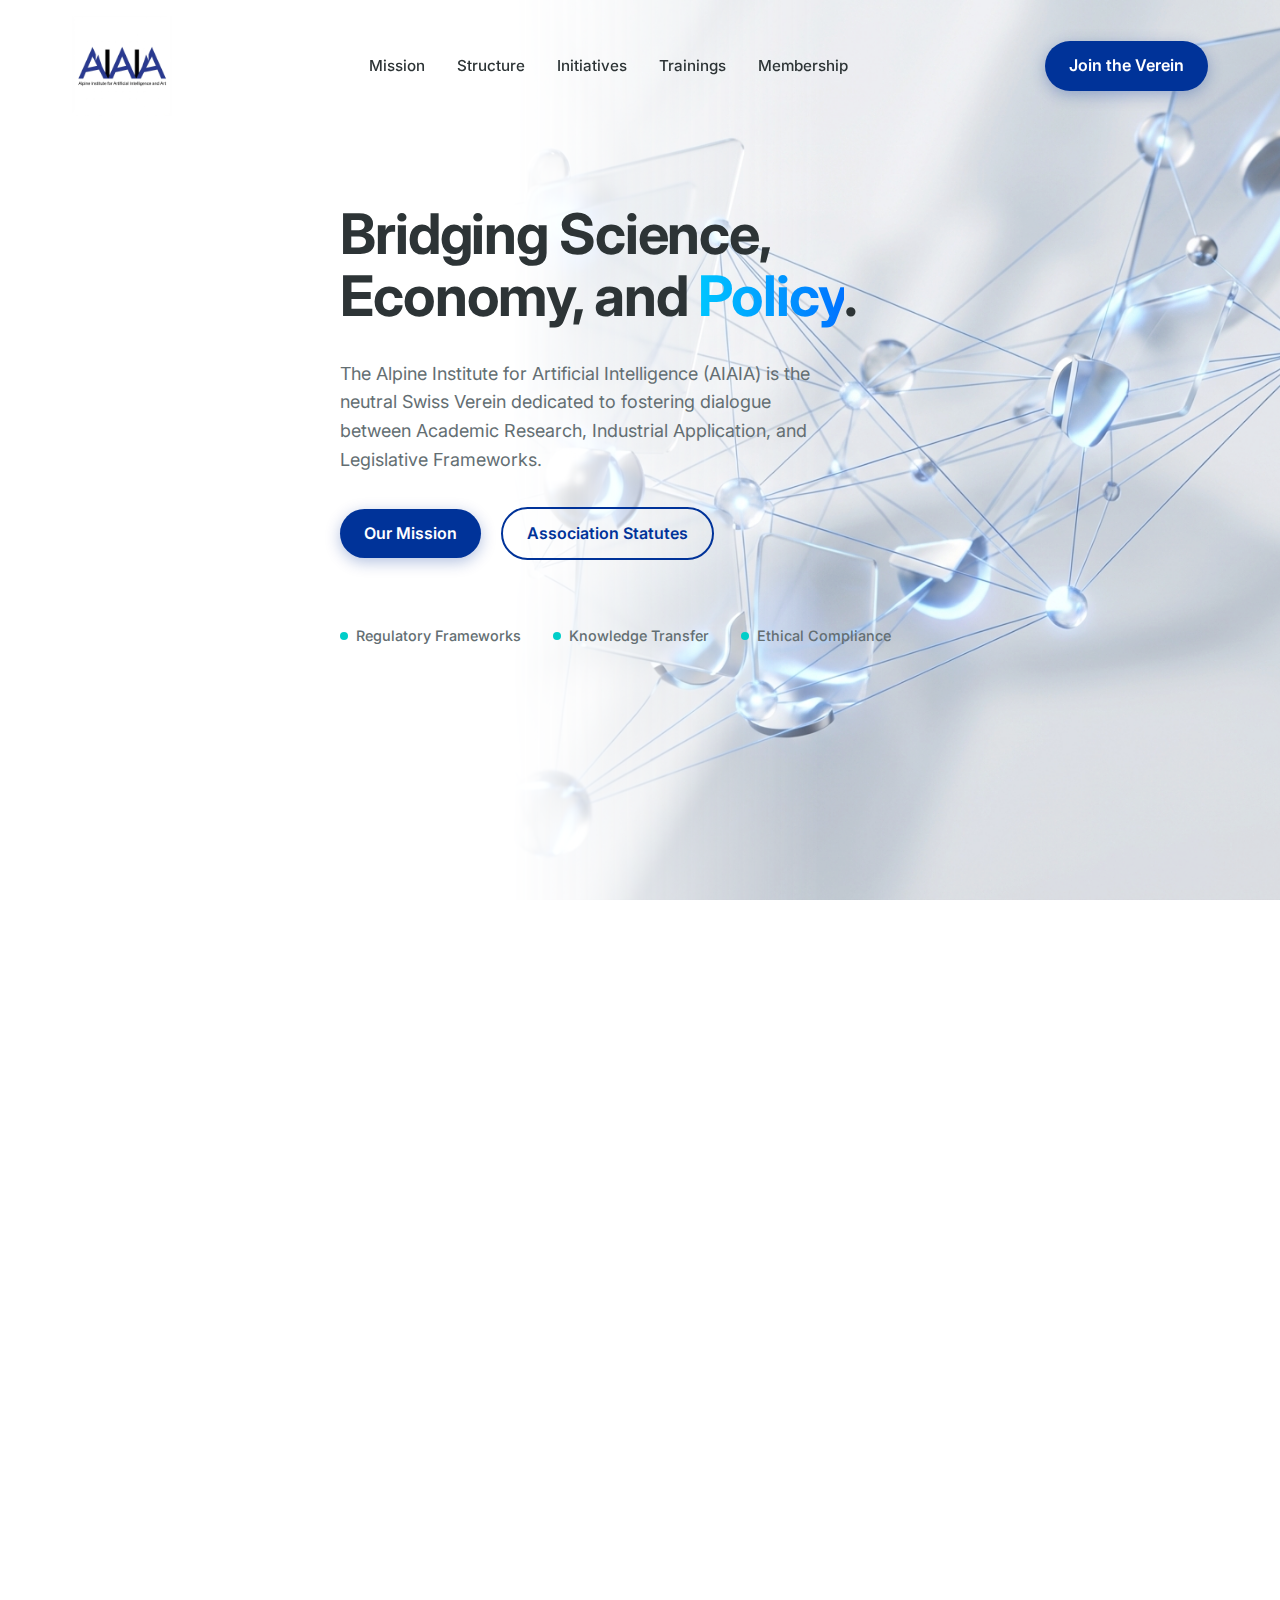
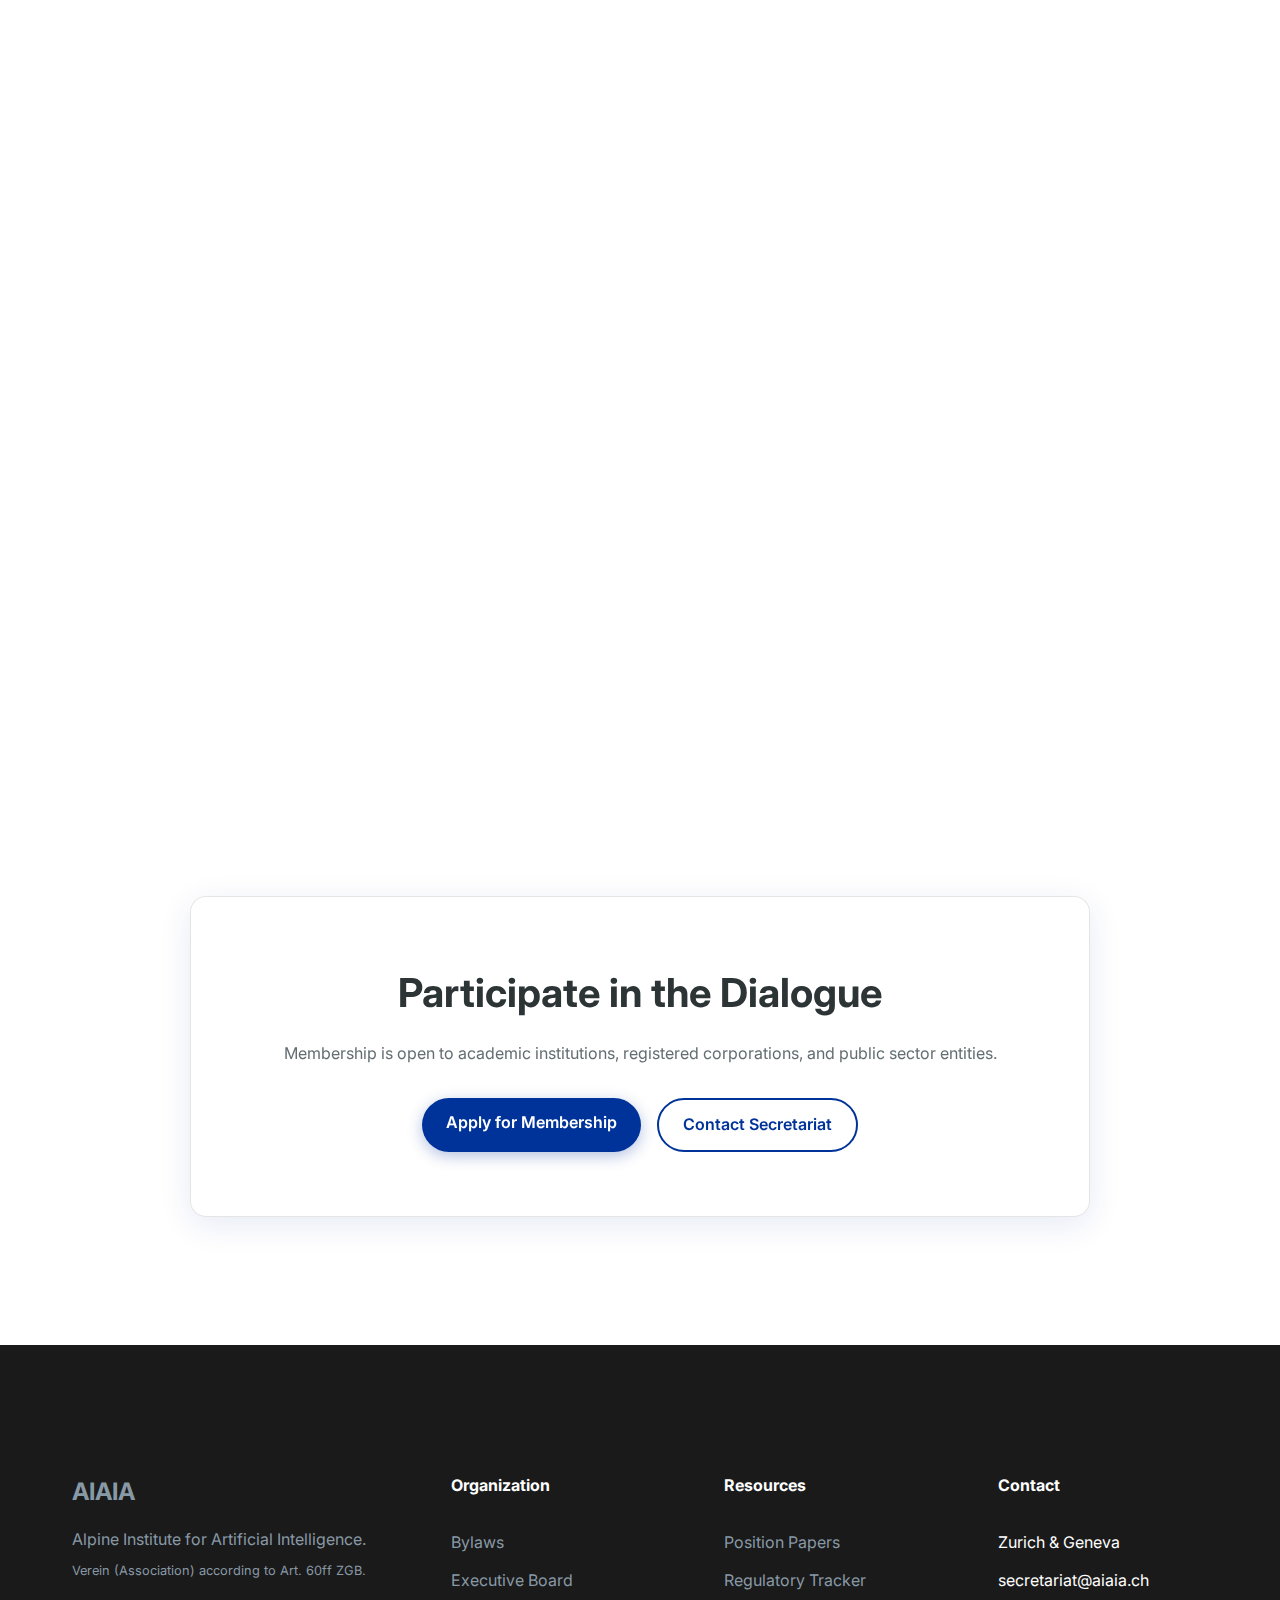
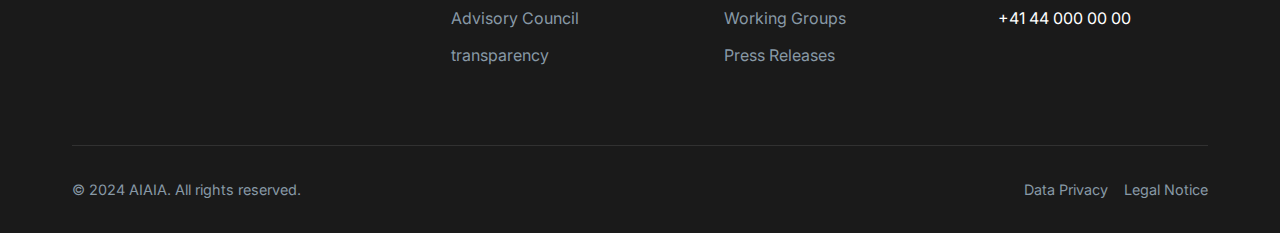
<file: index.html>
<!DOCTYPE html>
<html lang="en">

<head>
    <meta charset="UTF-8">
    <meta name="viewport" content="width=device-width, initial-scale=1.0">
    <title>AIAIA | Alpine Institute for Artificial Intelligence</title>
    <meta name="description"
        content="AIAIA - The Swiss Verein connecting Industry, Academia, and Legislators for the sustainable governance and advancement of Artificial Intelligence.">
    <link rel="stylesheet" href="style.css">
</head>

<body>

    <!-- Navigation -->
    <header id="header">
        <div class="container nav-container">
            <a href="#" class="logo">
                <img src="assets/logo.png?v=5" alt="AIAIA Logo">
            </a>
            <nav>
                <ul class="nav-links">
                    <li><a href="#mission">Mission</a></li>
                    <li><a href="#structural-reform">Structure</a></li>
                    <li><a href="#initiatives">Initiatives</a></li>
                    <li><a href="trainings.html">Trainings</a></li>
                    <li><a href="#membership">Membership</a></li>
                </ul>
            </nav>
            <a href="#membership" class="btn btn-primary">Join the Verein</a>
        </div>
    </header>

    <!-- Hero Section -->
    <section class="hero">
        <div class="hero-bg"></div>
        <div class="container">
            <div class="hero-content reveal">
                <h1>Bridging Science, Economy, and <span class="text-gradient">Policy</span>.</h1>
                <p>The Alpine Institute for Artificial Intelligence (AIAIA) is the neutral Swiss Verein dedicated to
                    fostering dialogue between Academic Research, Industrial Application, and Legislative Frameworks.
                </p>
                <div style="margin-top: 2rem;">
                    <a href="#mission" class="btn btn-primary">Our Mission</a>
                    <a href="#membership" class="btn btn-secondary" style="margin-left: 1rem;">Association Statutes</a>
                </div>
                <div class="hero-tags">
                    <span class="tag">Regulatory Frameworks</span>
                    <span class="tag">Knowledge Transfer</span>
                    <span class="tag">Ethical Compliance</span>
                </div>
            </div>
        </div>
    </section>

    <!-- Mission Section -->
    <section id="mission">
        <div class="container">
            <div class="section-header reveal">
                <span class="section-label">Association Mandate</span>
                <h2 class="section-title">The Swiss Nexus for AI Governance</h2>
                <p class="text-muted">Defining the standards for tomorrow's intelligent economy.</p>
            </div>

            <div class="mission-grid">
                <div class="mission-text reveal">
                    <h3 style="font-size: 2rem; margin-bottom: 1.5rem; line-height: 1.2;">Uniting the <span
                            class="text-gradient">Triple Helix</span>.</h3>
                    <p style="margin-bottom: 1.5rem; color: var(--color-text-muted);">
                        Switzerland stands at the forefront of global innovation. To maintain this leadership, we must
                        actively align our scientific breakthroughs with industrial scalability and robust legislative
                        oversight.
                    </p>
                    <p style="color: var(--color-text-muted);">
                        AIAIA serves as the central platform where university chairs, corporate CTOs, and parliamentary
                        representatives collaborate to shape a pragmatic and forward-thinking AI ecosystem.
                    </p>
                </div>
                <div class="mission-stats reveal">
                    <div class="glass-panel mission-card" style="margin-bottom: 2rem;">
                        <div class="stat-number text-gradient">26</div>
                        <div class="stat-label">Cantons Represented</div>
                    </div>
                    <div class="glass-panel mission-card" style="margin-left: 3rem;">
                        <div class="stat-number text-gradient">3</div>
                        <div class="stat-label">Strategic Pillars</div>
                    </div>
                </div>
            </div>
        </div>
    </section>

    <!-- Strategic Pillars Grid -->
    <section id="structural-reform" style="background: white;">
        <div class="container">
            <div class="section-header reveal">
                <span class="section-label">Strategic Pillars</span>
                <h2 class="section-title">A Unified Ecosystem</h2>
            </div>

            <div class="benefits-grid">
                <!-- Card 1 -->
                <div class="glass-panel benefit-card reveal">
                    <div class="icon-box">🎓</div>
                    <h3>Academia</h3>
                    <p class="text-muted">Driving fundamental research and providing evidence-based insights to guide
                        technological trajectory and ethical standards.</p>
                </div>

                <!-- Card 2 -->
                <div class="glass-panel benefit-card reveal">
                    <div class="icon-box">🏗️</div>
                    <h3>Industry</h3>
                    <p class="text-muted">Translating research into scalable solutions. Ensuring Switzerland remains a
                        competitive hub for global AI talent and investment.</p>
                </div>

                <!-- Card 3 -->
                <div class="glass-panel benefit-card reveal">
                    <div class="icon-box">⚖️</div>
                    <h3>Legislators</h3>
                    <p class="text-muted">Crafting agile regulatory frameworks that protect societal interests without
                        stifling innovation. From Brussels to Bern.</p>
                </div>
            </div>
        </div>
    </section>

    <!-- Membership CTA -->
    <section id="membership" style="background: var(--color-bg-light); padding: 8rem 0;">
        <div class="container">
            <div class="glass-panel" style="padding: 4rem; text-align: center; max-width: 900px; margin: 0 auto;">
                <h2 style="font-size: 2.5rem; margin-bottom: 1rem;">Participate in the Dialogue</h2>
                <p style="margin-bottom: 2rem; color: var(--color-text-muted);">Membership is open to academic
                    institutions, registered corporations, and public sector entities.</p>
                <div style="display: flex; gap: 1rem; justify-content: center; flex-wrap: wrap;">
                    <a href="#" class="btn btn-primary">Apply for Membership</a>
                    <a href="#" class="btn btn-secondary">Contact Secretariat</a>
                </div>
            </div>
        </div>
    </section>

    <!-- Footer -->
    <footer>
        <div class="container">
            <div class="footer-content">
                <div class="footer-col">
                    <a href="#" class="footer-logo">AIAIA</a>
                    <p class="footer-desc">Alpine Institute for Artificial Intelligence.</p>
                    <p class="footer-desc" style="font-size: 0.8rem; margin-top: 0.5rem;">Verein (Association) according
                        to Art. 60ff ZGB.</p>
                </div>
                <div class="footer-col">
                    <h4>Organization</h4>
                    <ul>
                        <li><a href="#">Bylaws</a></li>
                        <li><a href="#">Executive Board</a></li>
                        <li><a href="#">Advisory Council</a></li>
                        <li><a href="#">transparency</a></li>
                    </ul>
                </div>
                <div class="footer-col">
                    <h4>Resources</h4>
                    <ul>
                        <li><a href="#">Position Papers</a></li>
                        <li><a href="#">Regulatory Tracker</a></li>
                        <li><a href="#">Working Groups</a></li>
                        <li><a href="#">Press Releases</a></li>
                    </ul>
                </div>
                <div class="footer-col">
                    <h4>Contact</h4>
                    <ul>
                        <li>Zurich & Geneva</li>
                        <li>secretariat@aiaia.ch</li>
                        <li>+41 44 000 00 00</li>
                    </ul>
                </div>
            </div>
            <div class="footer-bottom">
                <p>&copy; 2024 AIAIA. All rights reserved.</p>
                <div style="display: flex; gap: 1rem;">
                    <a href="#">Data Privacy</a>
                    <a href="#">Legal Notice</a>
                </div>
            </div>
        </div>
    </footer>

    <script src="script.js"></script>
</body>

</html>
</file>
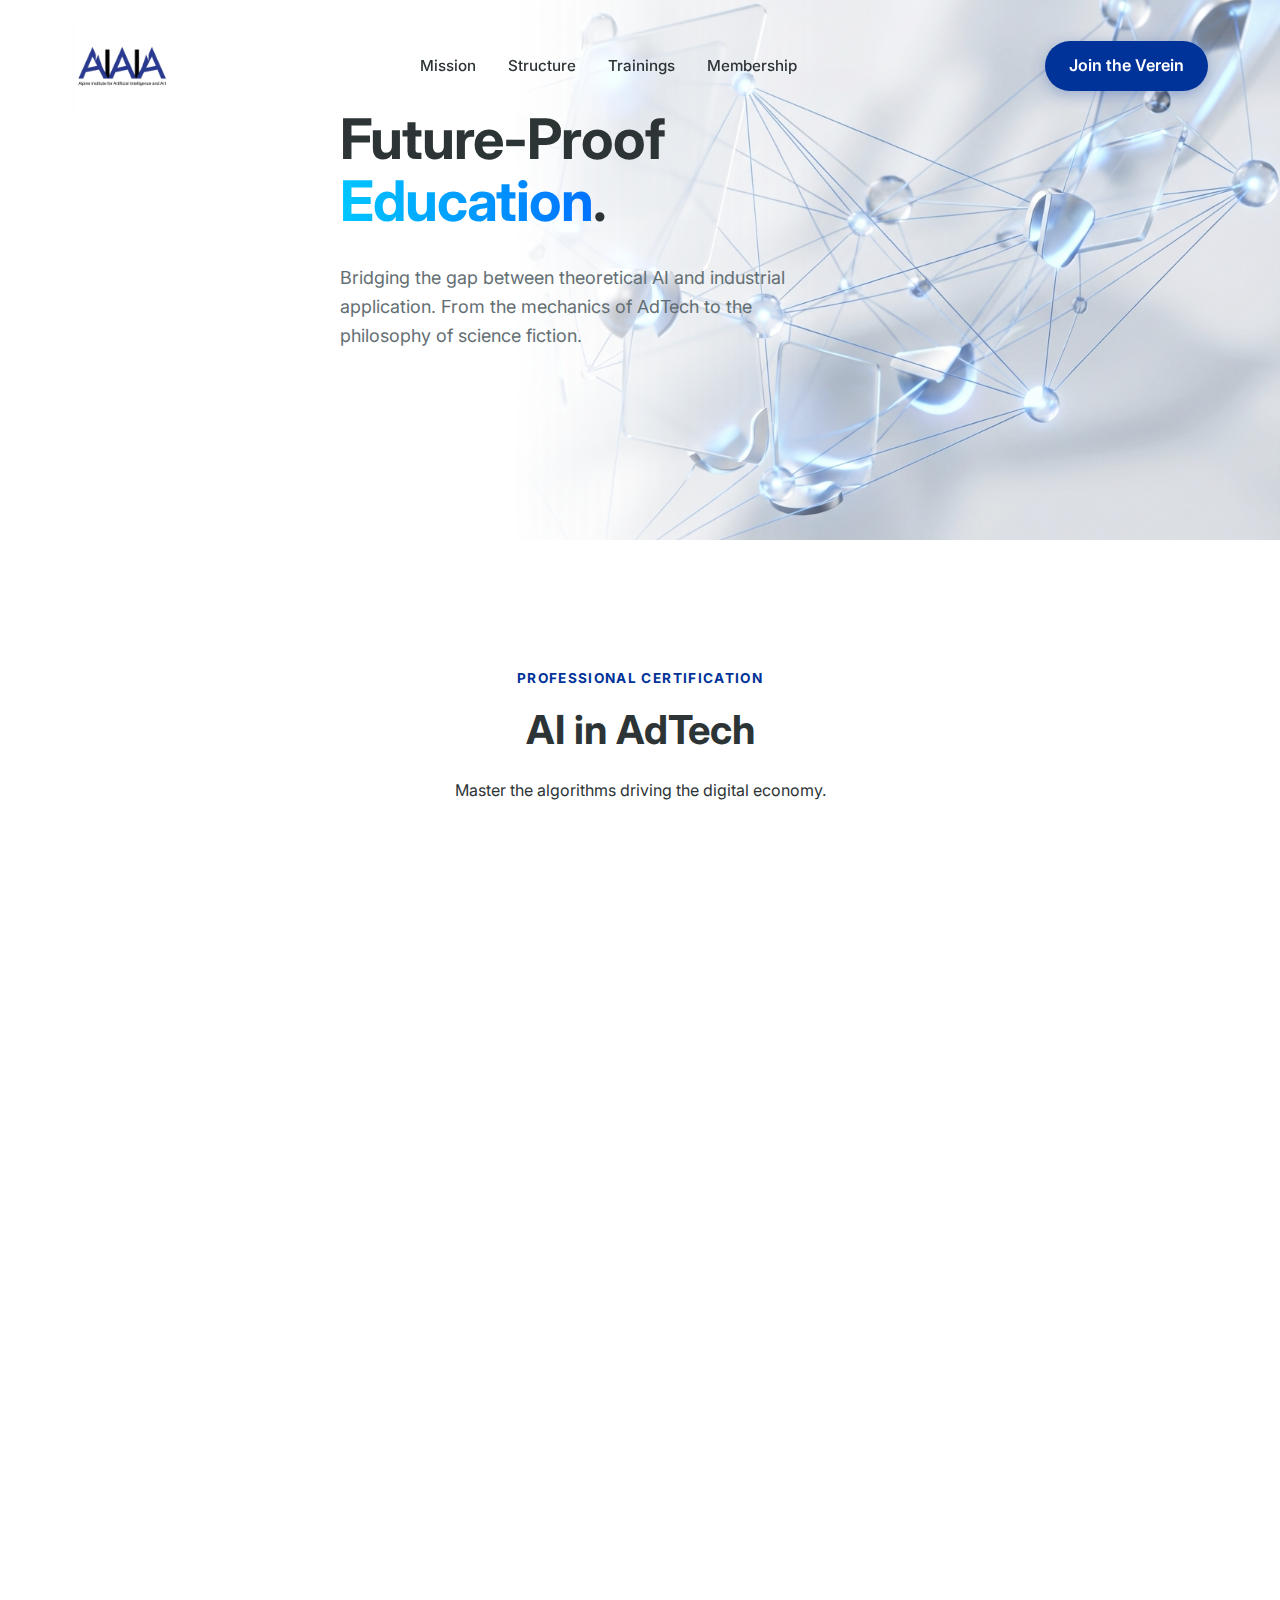
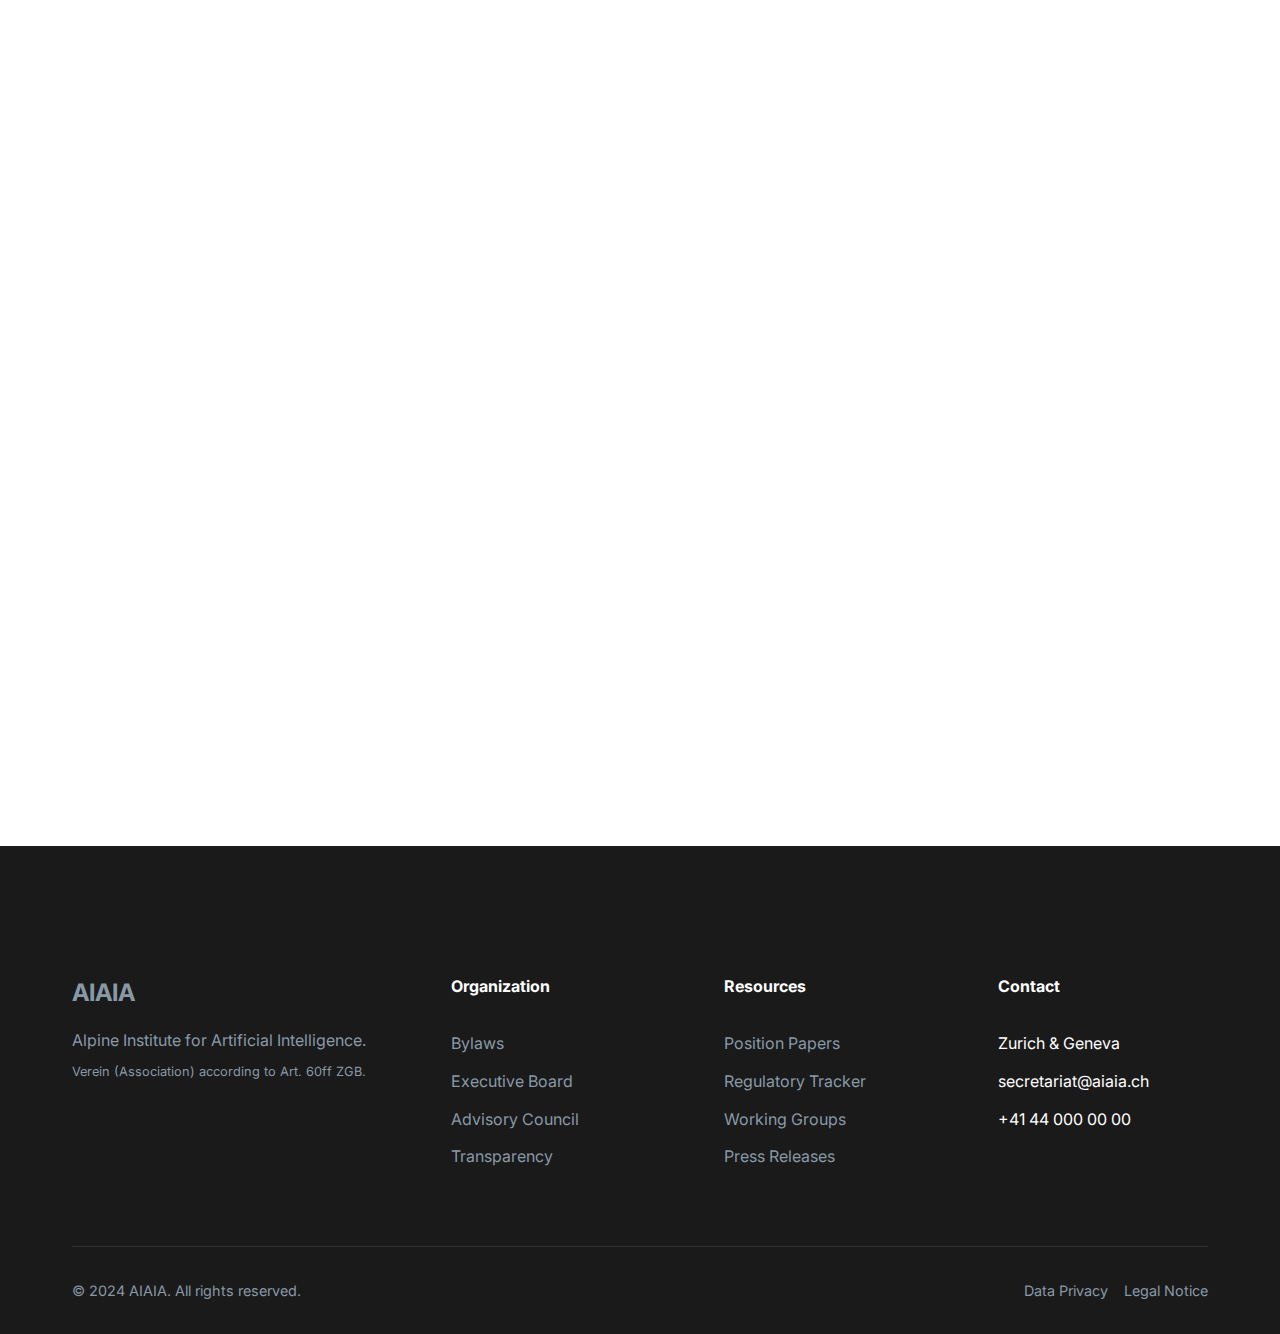
<file: trainings.html>
<!DOCTYPE html>
<html lang="en">

<head>
    <meta charset="UTF-8">
    <meta name="viewport" content="width=device-width, initial-scale=1.0">
    <title>Trainings | AIAIA</title>
    <meta name="description" content="AIAIA Trainings: AI in AdTech certification and AI Spring Sci-Fi Debates.">
    <link rel="stylesheet" href="style.css">
</head>

<body>

    <!-- Navigation -->
    <header id="header">
        <div class="container nav-container">
            <a href="index.html" class="logo">
                <img src="assets/logo.png?v=5" alt="AIAIA Logo">
            </a>
            <nav>
                <ul class="nav-links">
                    <li><a href="index.html#mission">Mission</a></li>
                    <li><a href="index.html#structural-reform">Structure</a></li>
                    <li><a href="trainings.html">Trainings</a></li>
                    <li><a href="index.html#membership">Membership</a></li>
                </ul>
            </nav>
            <a href="index.html#membership" class="btn btn-primary">Join the Verein</a>
        </div>
    </header>

    <!-- Hero Section -->
    <section class="hero" style="min-height: 500px; height: 60vh;">
        <div class="hero-bg"></div>
        <div class="container">
            <div class="hero-content reveal">
                <h1>Future-Proof <span class="text-gradient">Education</span>.</h1>
                <p>Bridging the gap between theoretical AI and industrial application. From the mechanics of AdTech to
                    the philosophy of science fiction.</p>
            </div>
        </div>
    </section>

    <!-- AdTech Section -->
    <section id="adtech" style="background: white;">
        <div class="container">
            <div class="section-header reveal">
                <span class="section-label">Professional Certification</span>
                <h2 class="section-title">AI in AdTech</h2>
                <p class="text-muted">Master the algorithms driving the digital economy.</p>
            </div>

            <div class="mission-grid" style="align-items: stretch;">
                <!-- Level 100 -->
                <div class="glass-panel mission-card reveal" style="padding: 3rem;">
                    <span class="tag" style="margin-bottom: 1rem; color: var(--color-primary);">Level 100</span>
                    <h3 style="font-size: 2rem; margin-bottom: 1rem;">Foundations of AI in AdTech</h3>
                    <p style="margin-bottom: 2rem; color: var(--color-text-muted);">
                        A comprehensive introduction to the ecosystem. Understand how Machine Learning optimizes
                        Real-Time Bidding (RTB), audience segmentation, and attribution modeling.
                    </p>
                    <ul
                        style="margin-bottom: 2rem; color: var(--color-text-muted); list-style-type: disc; padding-left: 1.5rem;">
                        <li>History of Programmatic Advertising</li>
                        <li>Introduction to Predictive Analytics</li>
                        <li>Data Privacy & GDPR Basics</li>
                    </ul>
                    <a href="#" class="btn btn-secondary">Download Syllabus</a>
                </div>

                <!-- Level 300 -->
                <div class="glass-panel mission-card reveal"
                    style="padding: 3rem; border: 1px solid var(--color-primary);">
                    <span class="tag" style="margin-bottom: 1rem; color: var(--color-primary);">Level 300</span>
                    <h3 style="font-size: 2rem; margin-bottom: 1rem;">Advanced AdTech Engineering</h3>
                    <p style="margin-bottom: 2rem; color: var(--color-text-muted);">
                        Deep dive for engineers and data scientists. Implementing custom bidding agents, neural networks
                        for CTR prediction, and tackling ad fraud with AI.
                    </p>
                    <ul
                        style="margin-bottom: 2rem; color: var(--color-text-muted); list-style-type: disc; padding-left: 1.5rem;">
                        <li>Deep Learning for CTR/CVR</li>
                        <li>Reinforcement Learning in Bidding</li>
                        <li>Generative AI for Creative Optimization</li>
                    </ul>
                    <a href="#" class="btn btn-primary">Enroll Now</a>
                </div>
            </div>
        </div>
    </section>

    <!-- Debates Section -->
    <section id="debates" style="background: var(--color-bg-light); padding: 6rem 0;">
        <div class="container">
            <div class="glass-panel reveal"
                style="padding: 4rem; display: flex; flex-direction: column; align-items: center; text-align: center;">
                <div class="section-header" style="margin-bottom: 2rem;">
                    <span class="section-label">Philosophical Series</span>
                    <h2 class="section-title">AI Spring Debates: <span class="text-gradient">Via Sci-Fi</span></h2>
                </div>

                <p style="max-width: 700px; font-size: 1.25rem; color: var(--color-text-muted); margin-bottom: 2rem;">
                    Can fiction predict the future of regulation? A seasonal roundtable dissecting classic and modern
                    science fiction to anticipate real-world AI challenges.
                </p>

                <div class="benefits-grid" style="width: 100%; text-align: left; margin-top: 2rem;">
                    <div class="benefit-card">
                        <h4 style="color: var(--color-primary); margin-bottom: 0.5rem;">Volume I: Asimov's Laws vs. EU
                            AI Act</h4>
                        <p class="text-muted">Analyzing the practicality of hard-coded ethics in LLMs.</p>
                    </div>
                    <div class="benefit-card">
                        <h4 style="color: var(--color-primary); margin-bottom: 0.5rem;">Volume II: Cyberpunk Economies
                        </h4>
                        <p class="text-muted">AdTech, surveillance, and corporate sovereignty in Gibson's sprawl.</p>
                    </div>
                    <div class="benefit-card">
                        <h4 style="color: var(--color-primary); margin-bottom: 0.5rem;">Volume III: Post-Scarcity</h4>
                        <p class="text-muted">The Culture Series and the role of AI in resource allocation.</p>
                    </div>
                </div>

                <div style="margin-top: 3rem;">
                    <a href="#" class="btn btn-secondary">View Schedule</a>
                </div>
            </div>
        </div>
    </section>

    <!-- Footer -->
    <footer>
        <div class="container">
            <div class="footer-content">
                <div class="footer-col">
                    <a href="index.html" class="footer-logo">AIAIA</a>
                    <p class="footer-desc">Alpine Institute for Artificial Intelligence.</p>
                    <p class="footer-desc" style="font-size: 0.8rem; margin-top: 0.5rem;">Verein (Association) according
                        to Art. 60ff ZGB.</p>
                </div>
                <div class="footer-col">
                    <h4>Organization</h4>
                    <ul>
                        <li><a href="#">Bylaws</a></li>
                        <li><a href="#">Executive Board</a></li>
                        <li><a href="#">Advisory Council</a></li>
                        <li><a href="#">Transparency</a></li>
                    </ul>
                </div>
                <div class="footer-col">
                    <h4>Resources</h4>
                    <ul>
                        <li><a href="#">Position Papers</a></li>
                        <li><a href="#">Regulatory Tracker</a></li>
                        <li><a href="#">Working Groups</a></li>
                        <li><a href="#">Press Releases</a></li>
                    </ul>
                </div>
                <div class="footer-col">
                    <h4>Contact</h4>
                    <ul>
                        <li>Zurich & Geneva</li>
                        <li>secretariat@aiaia.ch</li>
                        <li>+41 44 000 00 00</li>
                    </ul>
                </div>
            </div>
            <div class="footer-bottom">
                <p>&copy; 2024 AIAIA. All rights reserved.</p>
                <div style="display: flex; gap: 1rem;">
                    <a href="#">Data Privacy</a>
                    <a href="#">Legal Notice</a>
                </div>
            </div>
        </div>
    </footer>

    <script src="script.js"></script>
</body>

</html>
</file>
<file: style.css>
/* CSS Design System - Swiss Verein Portal */
@import url('https://fonts.googleapis.com/css2?family=Inter:wght@300;400;500;600;700;800&display=swap');

:root {
    /* Colors */
    --color-bg-dark: #1a1a1a;
    --color-bg-light: #ffffff;
    --color-primary: #003399;
    /* Deep Blue */
    --color-accent: #00cec9;
    /* Teal Accent */
    --color-text-main: #2d3436;
    --color-text-muted: #636e72;
    --color-text-light: #ffffff;
    --color-glass-border: rgba(0, 0, 0, 0.1);
    --color-glass-bg: rgba(255, 255, 255, 0.9);
    --color-glass-shadow: rgba(0, 51, 153, 0.1);

    /* Gradients */
    --gradient-hero: linear-gradient(135deg, #f5f6fa 0%, #dcdde1 100%);
    --gradient-accent: linear-gradient(90deg, #00c6ff 0%, #0072ff 100%);

    /* Spacing */
    --container-width: 1200px;
    --spacing-xs: 0.5rem;
    --spacing-sm: 1rem;
    --spacing-md: 2rem;
    --spacing-lg: 4rem;
    --spacing-xl: 8rem;

    /* Typography */
    --font-main: 'Inter', -apple-system, BlinkMacSystemFont, "Segoe UI", Roboto, Helvetica, Arial, sans-serif;
    --font-size-h1: 3.5rem;
    --font-size-h2: 2.5rem;
    --font-size-h3: 1.75rem;
    --font-size-body: 1.125rem;
}

/* Reset & Base */
* {
    margin: 0;
    padding: 0;
    box-sizing: border-box;
}

body {
    font-family: var(--font-main);
    background-color: var(--color-bg-light);
    color: var(--color-text-main);
    line-height: 1.6;
    overflow-x: hidden;
    -webkit-font-smoothing: antialiased;
}

a {
    text-decoration: none;
    color: inherit;
    transition: color 0.3s ease;
}

ul {
    list-style: none;
}

img {
    max-width: 100%;
    display: block;
}

/* Utilities */
.container {
    max-width: var(--container-width);
    margin: 0 auto;
    padding: 0 var(--spacing-md);
}

.text-gradient {
    background: var(--gradient-accent);
    -webkit-background-clip: text;
    -webkit-text-fill-color: transparent;
    background-clip: text;
}

.glass-panel {
    background: var(--color-glass-bg);
    backdrop-filter: blur(12px);
    -webkit-backdrop-filter: blur(12px);
    border: 1px solid var(--color-glass-border);
    box-shadow: 0 8px 32px 0 var(--color-glass-shadow);
    border-radius: 16px;
}

.btn {
    display: inline-block;
    padding: 12px 24px;
    border-radius: 50px;
    font-weight: 600;
    cursor: pointer;
    transition: all 0.3s ease;
}

.btn-primary {
    background: var(--color-primary);
    color: var(--color-text-light);
    box-shadow: 0 4px 15px rgba(0, 51, 153, 0.3);
}

.btn-primary:hover {
    transform: translateY(-2px);
    box-shadow: 0 8px 25px rgba(0, 51, 153, 0.4);
}

.btn-secondary {
    background: transparent;
    border: 2px solid var(--color-primary);
    color: var(--color-primary);
}

.btn-secondary:hover {
    background: var(--color-primary);
    color: var(--color-text-light);
}

/* Header */
header {
    position: fixed;
    top: 0;
    width: 100%;
    z-index: 1000;
    transition: background 0.3s ease;
    padding: var(--spacing-sm) 0;
}

header.scrolled {
    background: rgba(255, 255, 255, 0.9);
    backdrop-filter: blur(10px);
    box-shadow: 0 2px 20px rgba(0, 0, 0, 0.05);
}

.nav-container {
    display: flex;
    justify-content: space-between;
    align-items: center;
}

.logo {
    display: flex;
    align-items: center;
    gap: 10px;
    font-weight: 700;
    font-size: 1.25rem;
    color: var(--color-primary);
}

.logo img {
    height: 100px;
    width: auto;
}

.nav-links {
    display: flex;
    gap: var(--spacing-md);
}

.nav-links a {
    font-weight: 500;
    font-size: 0.95rem;
}

.nav-links a:hover {
    color: var(--color-primary);
}

/* Hero Section */
.hero {
    position: relative;
    height: 100vh;
    min-height: 700px;
    display: flex;
    align-items: center;
    overflow: hidden;
    padding-top: 80px;
    /* Header space */
}

.hero-bg {
    position: absolute;
    top: 0;
    right: 0;
    width: 60%;
    height: 100%;
    background-image: url('assets/hero-bg.png');
    background-size: cover;
    background-position: center;
    z-index: -1;
    mask-image: linear-gradient(to left, black 60%, transparent 100%);
    -webkit-mask-image: linear-gradient(to left, black 60%, transparent 100%);
    opacity: 0.9;
}

.hero-content {
    max-width: 600px;
}

.hero h1 {
    font-size: var(--font-size-h1);
    line-height: 1.1;
    margin-bottom: var(--spacing-md);
    letter-spacing: -0.02em;
}

.hero p {
    font-size: var(--font-size-body);
    color: var(--color-text-muted);
    margin-bottom: var(--spacing-md);
    max-width: 480px;
}

.hero-tags {
    margin-top: var(--spacing-lg);
    display: flex;
    gap: var(--spacing-md);
    color: var(--color-text-muted);
    font-size: 0.9rem;
    font-weight: 500;
}

.tag {
    display: flex;
    align-items: center;
    gap: 8px;
}

.tag::before {
    content: '';
    width: 8px;
    height: 8px;
    background: var(--color-accent);
    border-radius: 50%;
}

/* Sections General */
section {
    padding: var(--spacing-xl) 0;
}

.section-header {
    text-align: center;
    max-width: 700px;
    margin: 0 auto var(--spacing-lg);
}

.section-label {
    text-transform: uppercase;
    font-size: 0.85rem;
    letter-spacing: 0.1em;
    color: var(--color-primary);
    font-weight: 700;
    margin-bottom: var(--spacing-xs);
    display: block;
}

.section-title {
    font-size: var(--font-size-h2);
    margin-bottom: var(--spacing-sm);
}

/* Mission Section */
.mission-grid {
    display: grid;
    grid-template-columns: repeat(2, 1fr);
    gap: var(--spacing-lg);
    align-items: center;
}

.mission-card {
    padding: var(--spacing-md);
    transition: transform 0.3s ease;
}

.mission-card:hover {
    transform: translateY(-5px);
}

.icon-box {
    width: 60px;
    height: 60px;
    background: var(--color-primary);
    border-radius: 12px;
    display: flex;
    align-items: center;
    justify-content: center;
    color: white;
    font-size: 1.5rem;
    margin-bottom: var(--spacing-sm);
}

.stat-number {
    font-size: 3rem;
    font-weight: 800;
    color: var(--color-text-main);
    line-height: 1;
}

.stat-label {
    color: var(--color-text-muted);
    font-size: 0.9rem;
}

/* Benefits Grid */
.benefits-grid {
    display: grid;
    grid-template-columns: repeat(auto-fit, minmax(300px, 1fr));
    gap: var(--spacing-md);
}

.benefit-card {
    padding: var(--spacing-md);
    height: 100%;
}

.benefit-card h3 {
    margin-bottom: var(--spacing-sm);
    font-size: 1.25rem;
}

/* Footer */
footer {
    background: var(--color-bg-dark);
    color: var(--color-text-light);
    padding: var(--spacing-xl) 0 var(--spacing-md);
}

.footer-content {
    display: grid;
    grid-template-columns: 1.5fr 1fr 1fr 1fr;
    gap: var(--spacing-lg);
    margin-bottom: var(--spacing-lg);
}

.footer-logo {
    font-size: 1.5rem;
    font-weight: 700;
    margin-bottom: var(--spacing-sm);
    display: block;
}

.footer-desc {
    color: #8899a6;
    max-width: 300px;
}

.footer-col h4 {
    margin-bottom: var(--spacing-md);
    font-size: 1rem;
}

.footer-col ul li {
    margin-bottom: 12px;
}

.footer-col a {
    color: #8899a6;
}

.footer-col a:hover {
    color: white;
}

.footer-bottom {
    border-top: 1px solid rgba(255, 255, 255, 0.1);
    padding-top: var(--spacing-md);
    display: flex;
    justify-content: space-between;
    color: #8899a6;
    font-size: 0.9rem;
}

/* Animations */
@keyframes fadeInUp {
    from {
        opacity: 0;
        transform: translateY(20px);
    }

    to {
        opacity: 1;
        transform: translateY(0);
    }
}

.reveal {
    opacity: 0;
    transform: translateY(30px);
    transition: all 0.8s ease;
}

.reveal.active {
    opacity: 1;
    transform: translateY(0);
}

/* Responsive */
@media (max-width: 768px) {
    :root {
        --font-size-h1: 2.5rem;
        --font-size-h2: 2rem;
    }

    .hero-bg {
        width: 100%;
        opacity: 0.3;
    }

    .mission-grid {
        grid-template-columns: 1fr;
    }

    .footer-content {
        grid-template-columns: 1fr;
        gap: var(--spacing-md);
    }

    .nav-links {
        display: none;
        /* Implement mobile menu later if needed */
    }
}
</file>
